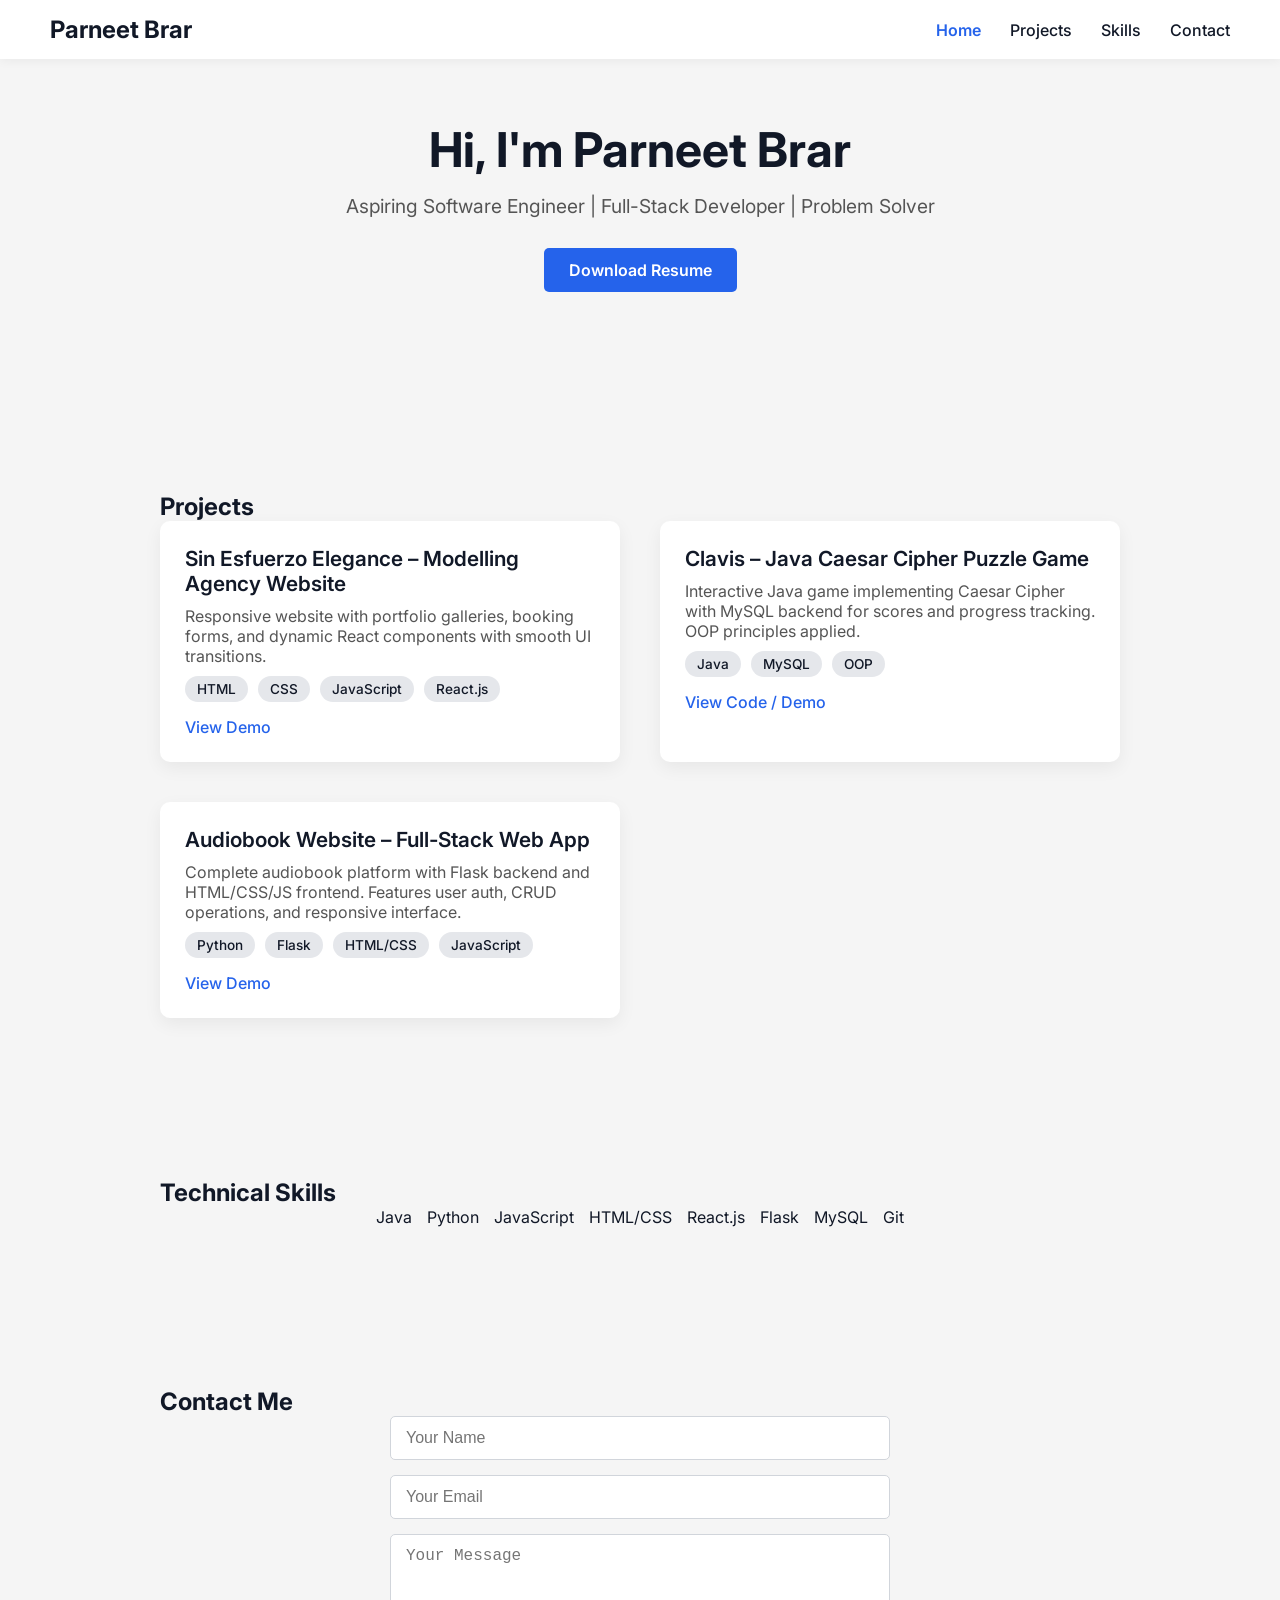
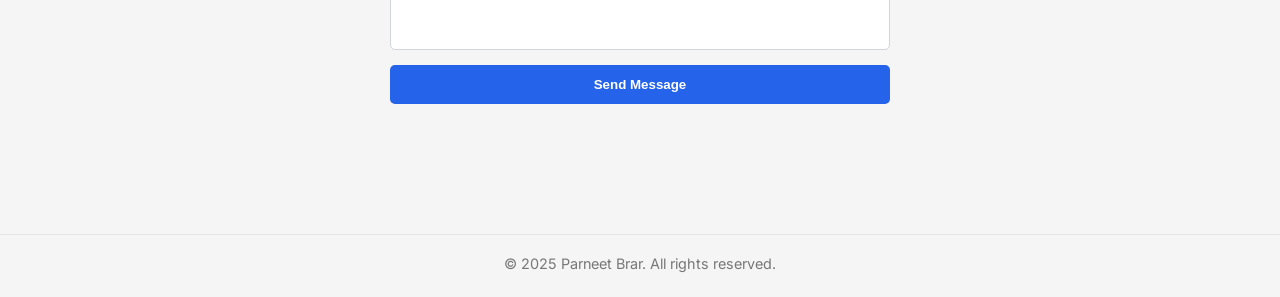
<file: portfolio.html>
<!DOCTYPE html>
<html lang="en">
<head>
<meta charset="UTF-8">
<meta name="viewport" content="width=device-width, initial-scale=1.0">
<title>Parneet Brar | Portfolio</title>
<link href="https://fonts.googleapis.com/css2?family=Inter:wght@400;500;600;700&display=swap" rel="stylesheet">
<style>
/* Global */
* { margin:0; padding:0; box-sizing:border-box; scroll-behavior:smooth; }
body { font-family:'Inter', sans-serif; background:#f5f5f5; color:#111827; }
a { text-decoration:none; color:inherit; }
section { padding:80px 20px; max-width:1000px; margin:auto; }

/* Header */
header { position:fixed; top:0; width:100%; background:#fff; display:flex; justify-content:space-between; align-items:center; padding:15px 50px; box-shadow:0 2px 10px rgba(0,0,0,0.05); z-index:1000; }
header h1 { font-weight:700; font-size:1.5rem; }
nav a { margin-left:25px; font-weight:500; transition:0.3s; }
nav a:hover { color:#2563eb; }

/* Hero */
#hero { text-align:center; padding-top:120px; padding-bottom:120px; }
#hero h1 { font-size:3rem; font-weight:700; margin-bottom:15px; }
#hero p { font-size:1.2rem; color:#555; margin-bottom:30px; }
#hero .btn { padding:12px 25px; background:#2563eb; color:#fff; border-radius:5px; font-weight:600; transition:0.3s; display:inline-block; }
#hero .btn:hover { background:#1e40af; }

/* Projects */
.projects { display:grid; grid-template-columns:1fr; gap:40px; }
@media(min-width:768px){ .projects { grid-template-columns:1fr 1fr; } }
.project-card { background:#fff; border-radius:10px; padding:25px; box-shadow:0 6px 18px rgba(0,0,0,0.06); transition:0.3s; }
.project-card:hover { transform:translateY(-5px); box-shadow:0 12px 24px rgba(0,0,0,0.12); }
.project-card h3 { font-weight:600; margin-bottom:10px; font-size:1.3rem; }
.project-card p { color:#555; }
.project-card .tech { margin-top:10px; display:flex; flex-wrap:wrap; gap:10px; }
.tech span { background:#e5e7eb; padding:5px 12px; border-radius:20px; font-size:0.85rem; font-weight:500; }
.project-card a { display:inline-block; margin-top:15px; color:#2563eb; font-weight:500; transition:0.3s; }
.project-card a:hover { color:#1e40af; }

/* Skills */
.skills { display:flex; flex-wrap:wrap; gap:15px; justify-content:center; }
.skill { background:#e5e7eb; padding:8px 15px; border-radius:20px; font-weight:500; color:#111827; }

/* Contact */
#contact form { display:flex; flex-direction:column; gap:15px; max-width:500px; margin:auto; }
#contact input, #contact textarea { padding:12px 15px; border:1px solid #d1d5db; border-radius:5px; font-size:1rem; resize:none; }
#contact button { padding:12px; background:#2563eb; color:#fff; border:none; border-radius:5px; font-weight:600; cursor:pointer; transition:0.3s; }
#contact button:hover { background:#1e40af; }

/* Footer */
footer { text-align:center; padding:20px; font-size:0.9rem; color:#777; border-top:1px solid #e5e5e5; margin-top:50px; }

/* Smooth Scroll Active Link Highlight */
nav a.active { color:#2563eb; font-weight:600; }
</style>
</head>
<body>

<!-- Header -->
<header>
<h1>Parneet Brar</h1>
<nav>
<a href="#hero" class="nav-link">Home</a>
<a href="#projects" class="nav-link">Projects</a>
<a href="#skills" class="nav-link">Skills</a>
<a href="#contact" class="nav-link">Contact</a>
</nav>
</header>

<!-- Hero -->
<section id="hero">
<h1>Hi, I'm Parneet Brar</h1>
<p>Aspiring Software Engineer | Full-Stack Developer | Problem Solver</p>
<a href="ParneetBrar_Resume.pdf" download class="btn">Download Resume</a>
</section>

<!-- Projects -->
<section id="projects">
<h2>Projects</h2>
<div class="projects">
<div class="project-card">
<h3>Sin Esfuerzo Elegance – Modelling Agency Website</h3>
<p>Responsive website with portfolio galleries, booking forms, and dynamic React components with smooth UI transitions.</p>
<div class="tech"><span>HTML</span><span>CSS</span><span>JavaScript</span><span>React.js</span></div>
<a href="#" target="_blank">View Demo</a>
</div>

<div class="project-card">
<h3>Clavis – Java Caesar Cipher Puzzle Game</h3>
<p>Interactive Java game implementing Caesar Cipher with MySQL backend for scores and progress tracking. OOP principles applied.</p>
<div class="tech"><span>Java</span><span>MySQL</span><span>OOP</span></div>
<a href="#" target="_blank">View Code / Demo</a>
</div>

<div class="project-card">
<h3>Audiobook Website – Full-Stack Web App</h3>
<p>Complete audiobook platform with Flask backend and HTML/CSS/JS frontend. Features user auth, CRUD operations, and responsive interface.</p>
<div class="tech"><span>Python</span><span>Flask</span><span>HTML/CSS</span><span>JavaScript</span></div>
<a href="#" target="_blank">View Demo</a>
</div>
</div>
</section>

<!-- Skills -->
<section id="skills">
<h2>Technical Skills</h2>
<div class="skills">
<span>Java</span><span>Python</span><span>JavaScript</span><span>HTML/CSS</span>
<span>React.js</span><span>Flask</span><span>MySQL</span><span>Git</span>
</div>
</section>

<!-- Contact -->
<section id="contact">
<h2>Contact Me</h2>
<form>
<input type="text" placeholder="Your Name" required>
<input type="email" placeholder="Your Email" required>
<textarea rows="5" placeholder="Your Message" required></textarea>
<button type="submit">Send Message</button>
</form>
</section>

<!-- Footer -->
<footer>&copy; 2025 Parneet Brar. All rights reserved.</footer>

<script>
// Smooth scroll active link highlight
const sections = document.querySelectorAll('section');
const navLinks = document.querySelectorAll('.nav-link');

window.addEventListener('scroll', () => {
let current = '';
sections.forEach(section => {
const sectionTop = section.offsetTop - 80;
if(scrollY >= sectionTop){ current = section.getAttribute('id'); }
});
navLinks.forEach(link => {
link.classList.remove('active');
if(link.getAttribute('href').includes(current)){ link.classList.add('active'); }
});
});
</script>

</body>
</html>
</file>
